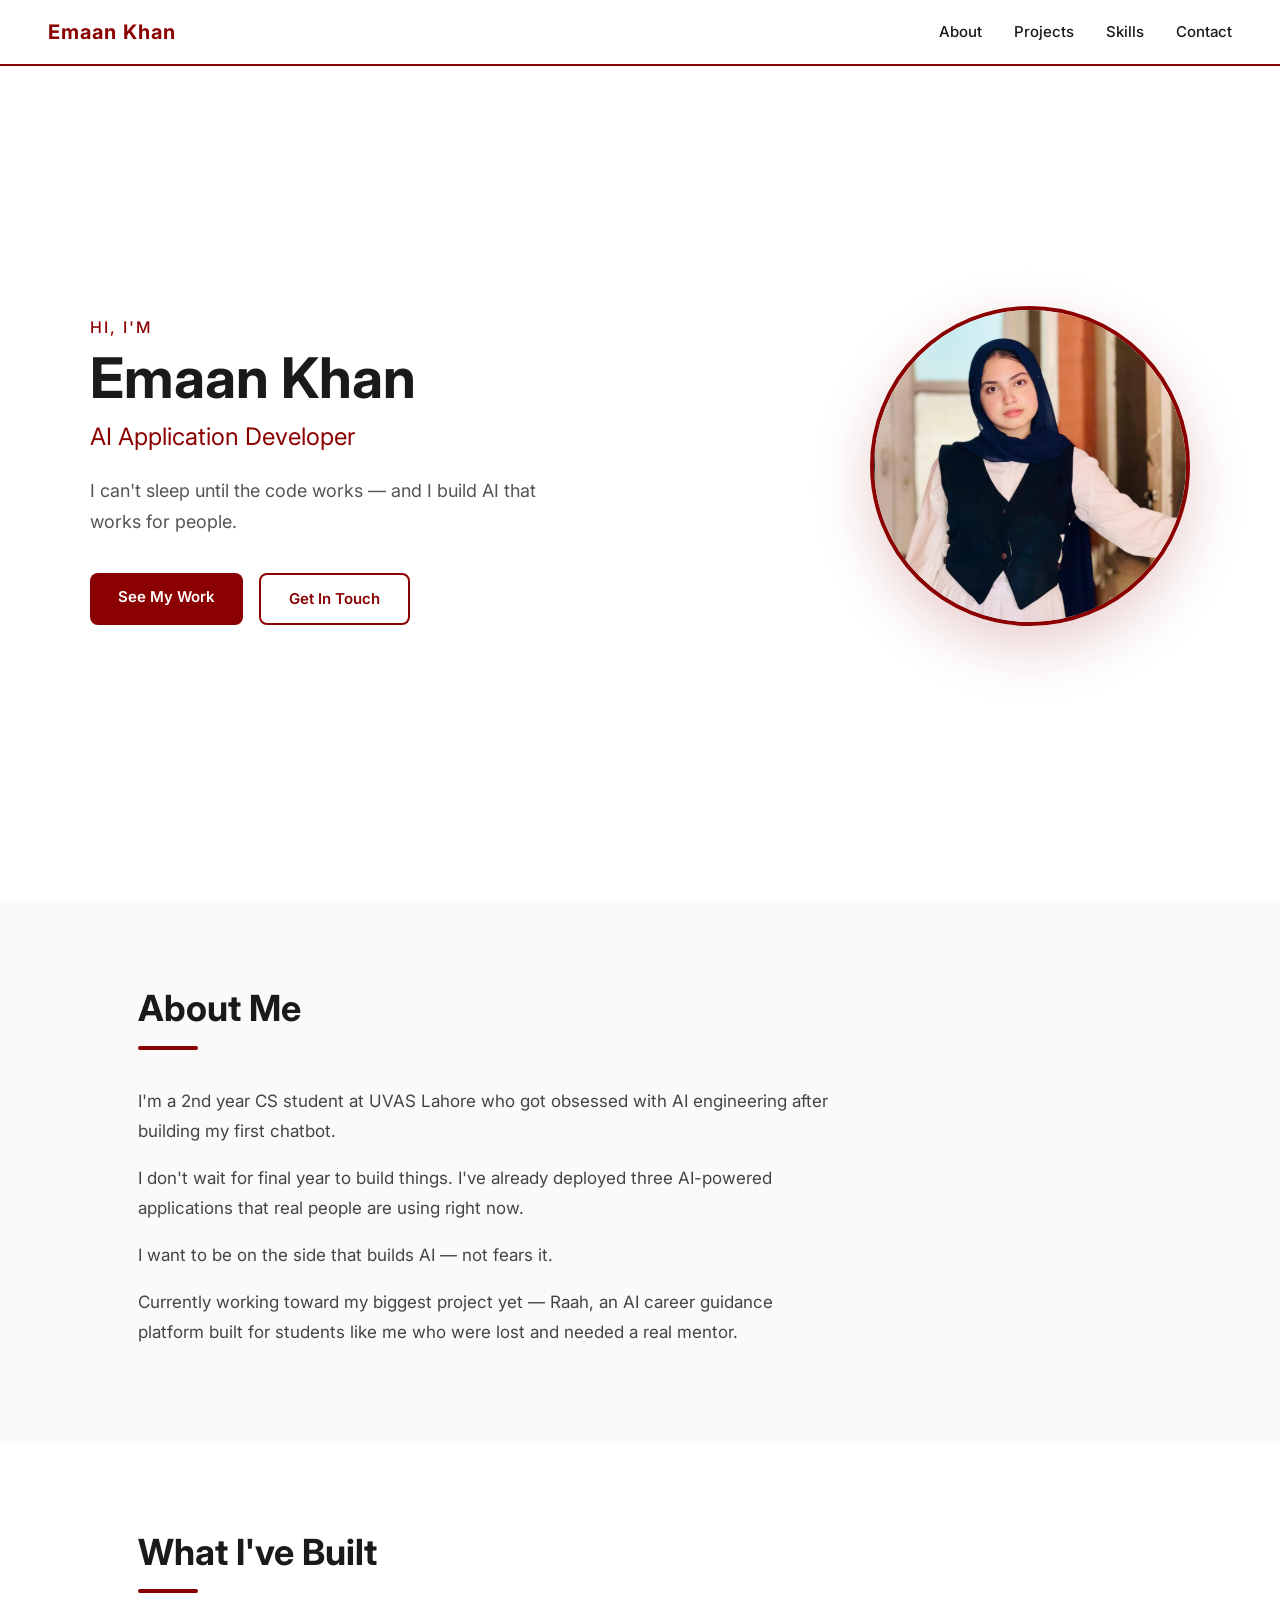
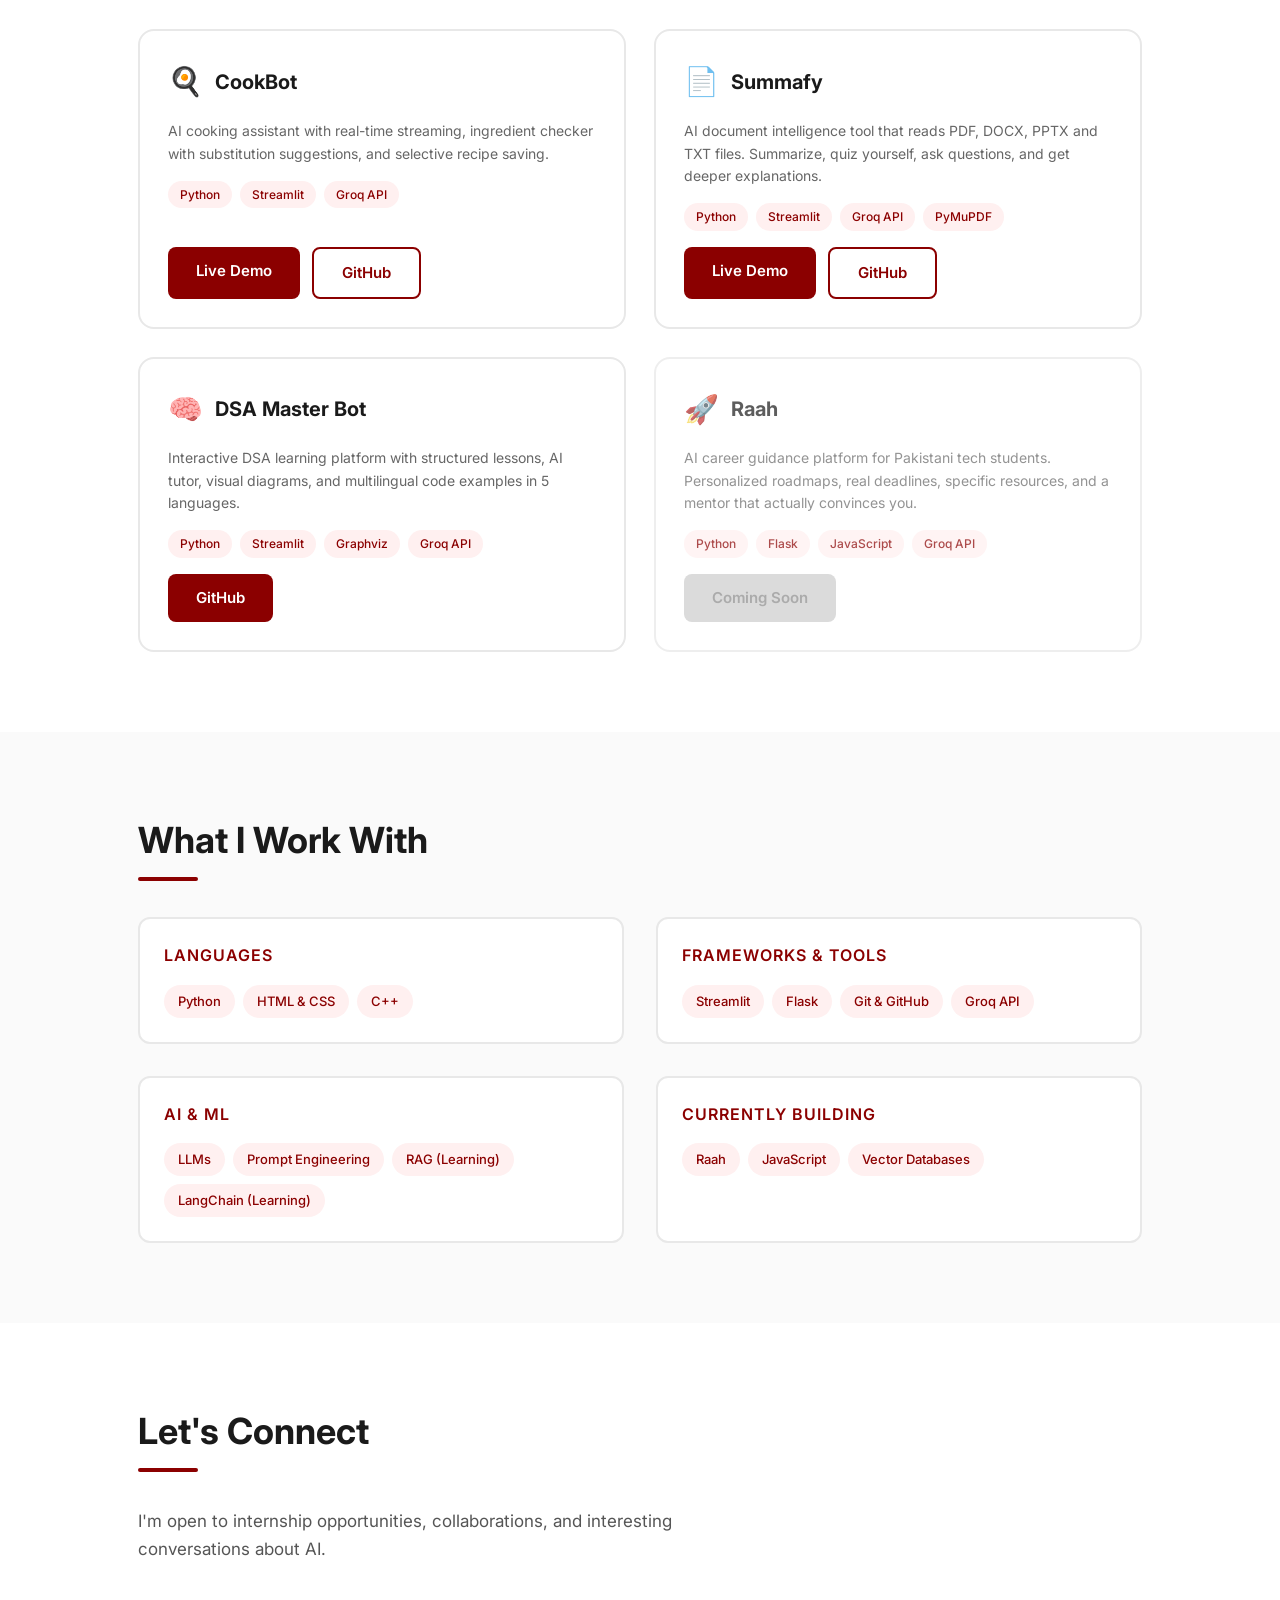
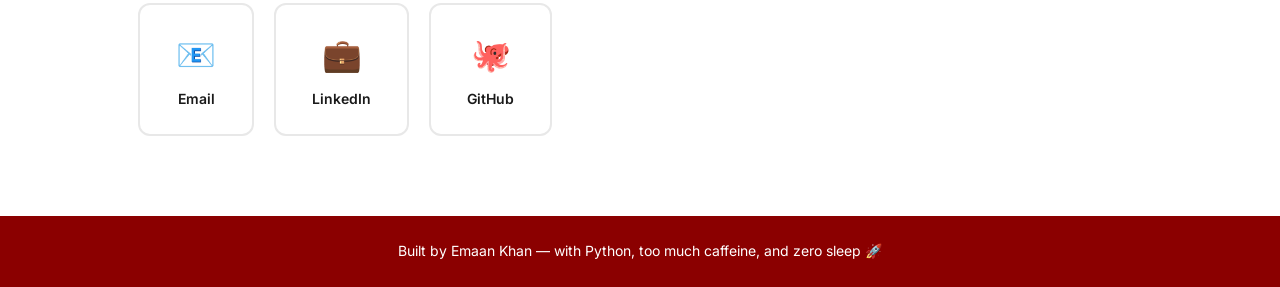
<file: index.html>
<!DOCTYPE html>
<html lang="en">
<head>
  <meta charset="UTF-8" />
  <meta name="viewport" content="width=device-width, initial-scale=1.0" />
  <title>Emaan Khan — AI Application Developer</title>
  <link rel="stylesheet" href="static/css/style.css">
  <link href="https://fonts.googleapis.com/css2?family=Inter:wght@300;400;500;600;700&display=swap" rel="stylesheet" />
</head>
<body>
  <!-- NAVIGATION -->
  <nav class="navbar">
    <div class="nav-logo">Emaan Khan</div>
    <div class="nav-links">
      <a href="#about">About</a>
      <a href="#projects">Projects</a>
      <a href="#skills">Skills</a>
      <a href="#contact">Contact</a>
    </div>
  </nav>

  <!-- HERO SECTION -->
  <section class="hero" id="home">
    <div class="hero-content">
      <div class="hero-text">
        <p class="hero-greeting">Hi, I'm</p>
        <h1 class="hero-name">Emaan Khan</h1>
        <h2 class="hero-title">AI Application Developer</h2>
        <p class="hero-tagline">I can't sleep until the code works — and I build AI that works for people.</p>
        <div class="hero-buttons">
          <a href="#projects" class="btn-primary">See My Work</a>
          <a href="#contact" class="btn-secondary">Get In Touch</a>
        </div>
      </div>
      <div class="hero-image">
        <img src="static/images/profile.jpg" alt="Emaan Khan">
      </div>
    </div>
  </section>

  <!-- ABOUT SECTION -->
  <section class="about" id="about">
    <div class="section-container">
      <h2 class="section-title">About Me</h2>
      <div class="about-content">
        <div class="about-text">
          <p>I'm a 2nd year CS student at UVAS Lahore who got obsessed with AI engineering after building my first chatbot.</p>
          <p>I don't wait for final year to build things. I've already deployed three AI-powered applications that real people are using right now.</p>
          <p>I want to be on the side that builds AI — not fears it.</p>
          <p>Currently working toward my biggest project yet — Raah, an AI career guidance platform built for students like me who were lost and needed a real mentor.</p>
        </div>
      </div>
    </div>
  </section>

  <!-- PROJECTS SECTION -->
  <section class="projects" id="projects">
    <div class="section-container">
      <h2 class="section-title">What I've Built</h2>

      <div class="projects-grid">
        <!-- Project 1 -->
        <div class="project-card">
          <div class="project-header">
            <span class="project-emoji">🍳</span>
            <h3 class="project-name">CookBot</h3>
          </div>
          <p class="project-desc">AI cooking assistant with real-time streaming, ingredient checker with substitution suggestions, and selective recipe saving.</p>
          <div class="project-tags">
            <span class="tag">Python</span>
            <span class="tag">Streamlit</span>
            <span class="tag">Groq API</span>
          </div>
          <div class="project-links">
            <a href="https://emaan-cookbot.streamlit.app" target="_blank" class="btn-primary">Live Demo</a>
            <a href="https://github.com/EmaanInk/CookBot_project" target="_blank" class="btn-secondary">GitHub</a>
          </div>
        </div>

        <!-- Project 2 -->
        <div class="project-card" >
          <div class="project-header">
            <span class="project-emoji">📄</span>
            <h3 class="project-name">Summafy</h3>
          </div>
          <p class="project-desc">AI document intelligence tool that reads PDF, DOCX, PPTX and TXT files. Summarize, quiz yourself, ask questions, and get deeper explanations.</p>
          <div class="project-tags">
            <span class="tag">Python</span>
            <span class="tag">Streamlit</span>
            <span class="tag">Groq API</span>
            <span class="tag">PyMuPDF</span>
          </div>
          <div class="project-links">
            <a href="https://summafy.streamlit.app" target="_blank" class="btn-primary">Live Demo</a>
            <a href="https://github.com/EmaanInk/Summafy" target="_blank" class="btn-secondary">GitHub</a>
          </div>
        </div>

        <!-- Project 3 -->
        <div class="project-card">
          <div class="project-header">
            <span class="project-emoji">🧠</span>
            <h3 class="project-name">DSA Master Bot</h3>
          </div>
          <p class="project-desc">Interactive DSA learning platform with structured lessons, AI tutor, visual diagrams, and multilingual code examples in 5 languages.</p>
          <div class="project-tags">
            <span class="tag">Python</span>
            <span class="tag">Streamlit</span>
            <span class="tag">Graphviz</span>
            <span class="tag">Groq API</span>
          </div>
          <div class="project-links">
            <a href="https://github.com/EmaanInk/DSA-Master-Bot" target="_blank" class="btn-primary">GitHub</a>
          </div>
        </div>

        <!-- Project 4 -->
        <div class="project-card coming-soon">
          <div class="project-header">
            <span class="project-emoji">🚀</span>
            <h3 class="project-name">Raah</h3>
          </div>
          <p class="project-desc">AI career guidance platform for Pakistani tech students. Personalized roadmaps, real deadlines, specific resources, and a mentor that actually convinces you.</p>
          <div class="project-tags">
            <span class="tag">Python</span>
            <span class="tag">Flask</span>
            <span class="tag">JavaScript</span>
            <span class="tag">Groq API</span>
          </div>
          <div class="project-links">
            <a href="#" class="btn-disabled">Coming Soon</a>
          </div>
        </div>
      </div>
    </div>
  </section>

  <!-- SKILLS SECTION -->
  <section class="skills" id="skills">
    <div class="section-container">
      <h2 class="section-title">What I Work With</h2>
      <div class="skills-grid">
        <div class="skill-category">
          <h3 class="category-title">Languages</h3>
          <div class="skill-tags">
            <span class="skill-tag">Python</span>
            <span class="skill-tag">HTML & CSS</span>
            <span class="skill-tag">C++</span>
          </div>
        </div>

        <div class="skill-category">
          <h3 class="category-title">Frameworks & Tools</h3>
          <div class="skill-tags">
            <span class="skill-tag">Streamlit</span>
            <span class="skill-tag">Flask</span>
            <span class="skill-tag">Git & GitHub</span>
            <span class="skill-tag">Groq API</span>
          </div>
        </div>

        <div class="skill-category">
          <h3 class="category-title">AI & ML</h3>
          <div class="skill-tags">
            <span class="skill-tag">LLMs</span>
            <span class="skill-tag">Prompt Engineering</span>
            <span class="skill-tag">RAG (Learning)</span>
            <span class="skill-tag">LangChain (Learning)</span>
          </div>
        </div>

        <div class="skill-category">
          <h3 class="category-title">Currently Building</h3>
          <div class="skill-tags">
            <span class="skill-tag">Raah</span>
            <span class="skill-tag">JavaScript</span>
            <span class="skill-tag">Vector Databases</span>
          </div>
        </div>
      </div>
    </div>
  </section>

  <!-- CONTACT SECTION -->
  <section class="contact" id="contact">
    <div class="section-container">
      <h2 class="section-title">Let's Connect</h2>
      <p class="contact-subtitle">I'm open to internship opportunities, collaborations, and interesting conversations about AI.</p>
      <div class="contact-links">
        <a href="mailto:emaankhanmail000@gmail.com" class="contact-card">
          <span class="contact-icon">📧</span>
          <span class="contact-label">Email</span>
        </a>
        <a href="https://linkedin.com/in/emaan-khan-476698407" target="_blank" class="contact-card">
          <span class="contact-icon">💼</span>
          <span class="contact-label">LinkedIn</span>
        </a>
        <a href="https://github.com/EmaanInk" target="_blank" class="contact-card">
          <span class="contact-icon">🐙</span>
          <span class="contact-label">GitHub</span>
        </a>
      </div>
    </div>
  </section>

  <!-- FOOTER -->
  <footer class="footer">
    <p>Built by Emaan Khan — with Python, too much caffeine, and zero sleep 🚀</p>
  </footer>
  <script src="static/js/main.js"></script>
  
</body>
</html>
</file>
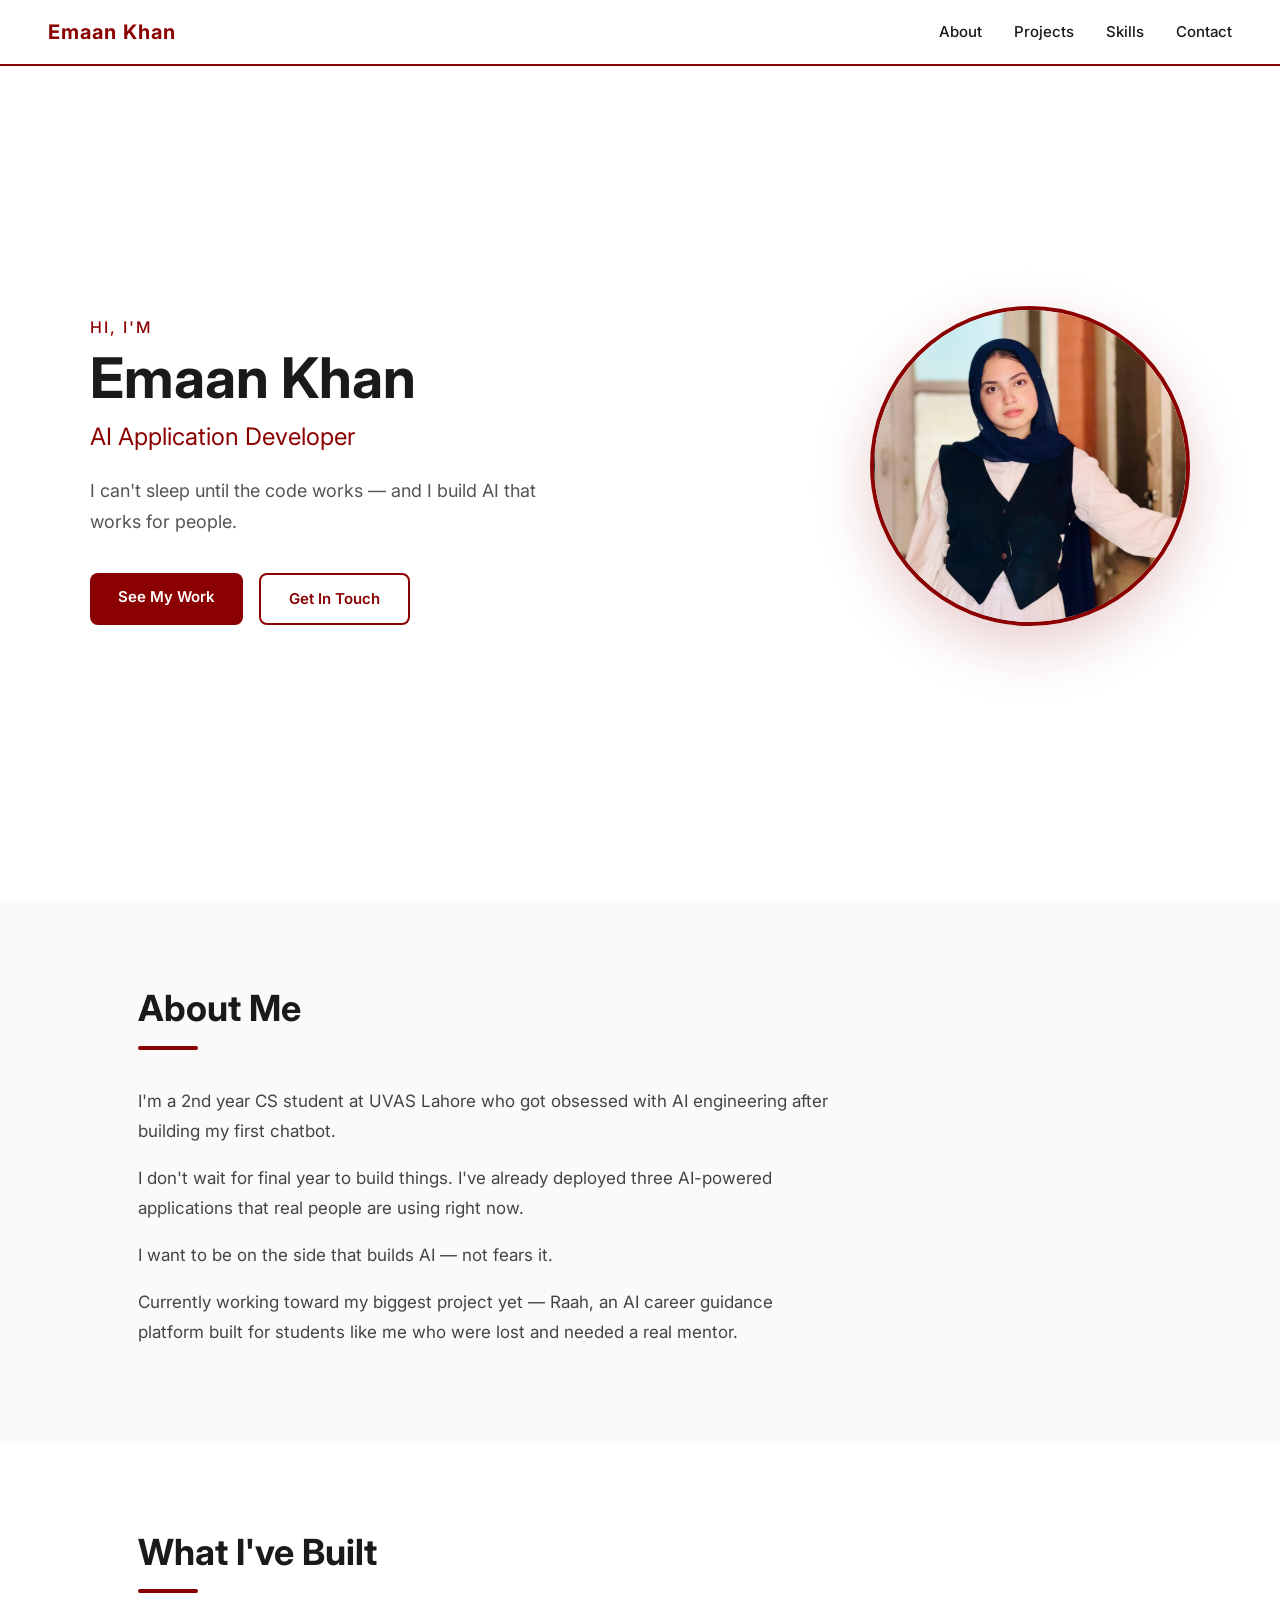
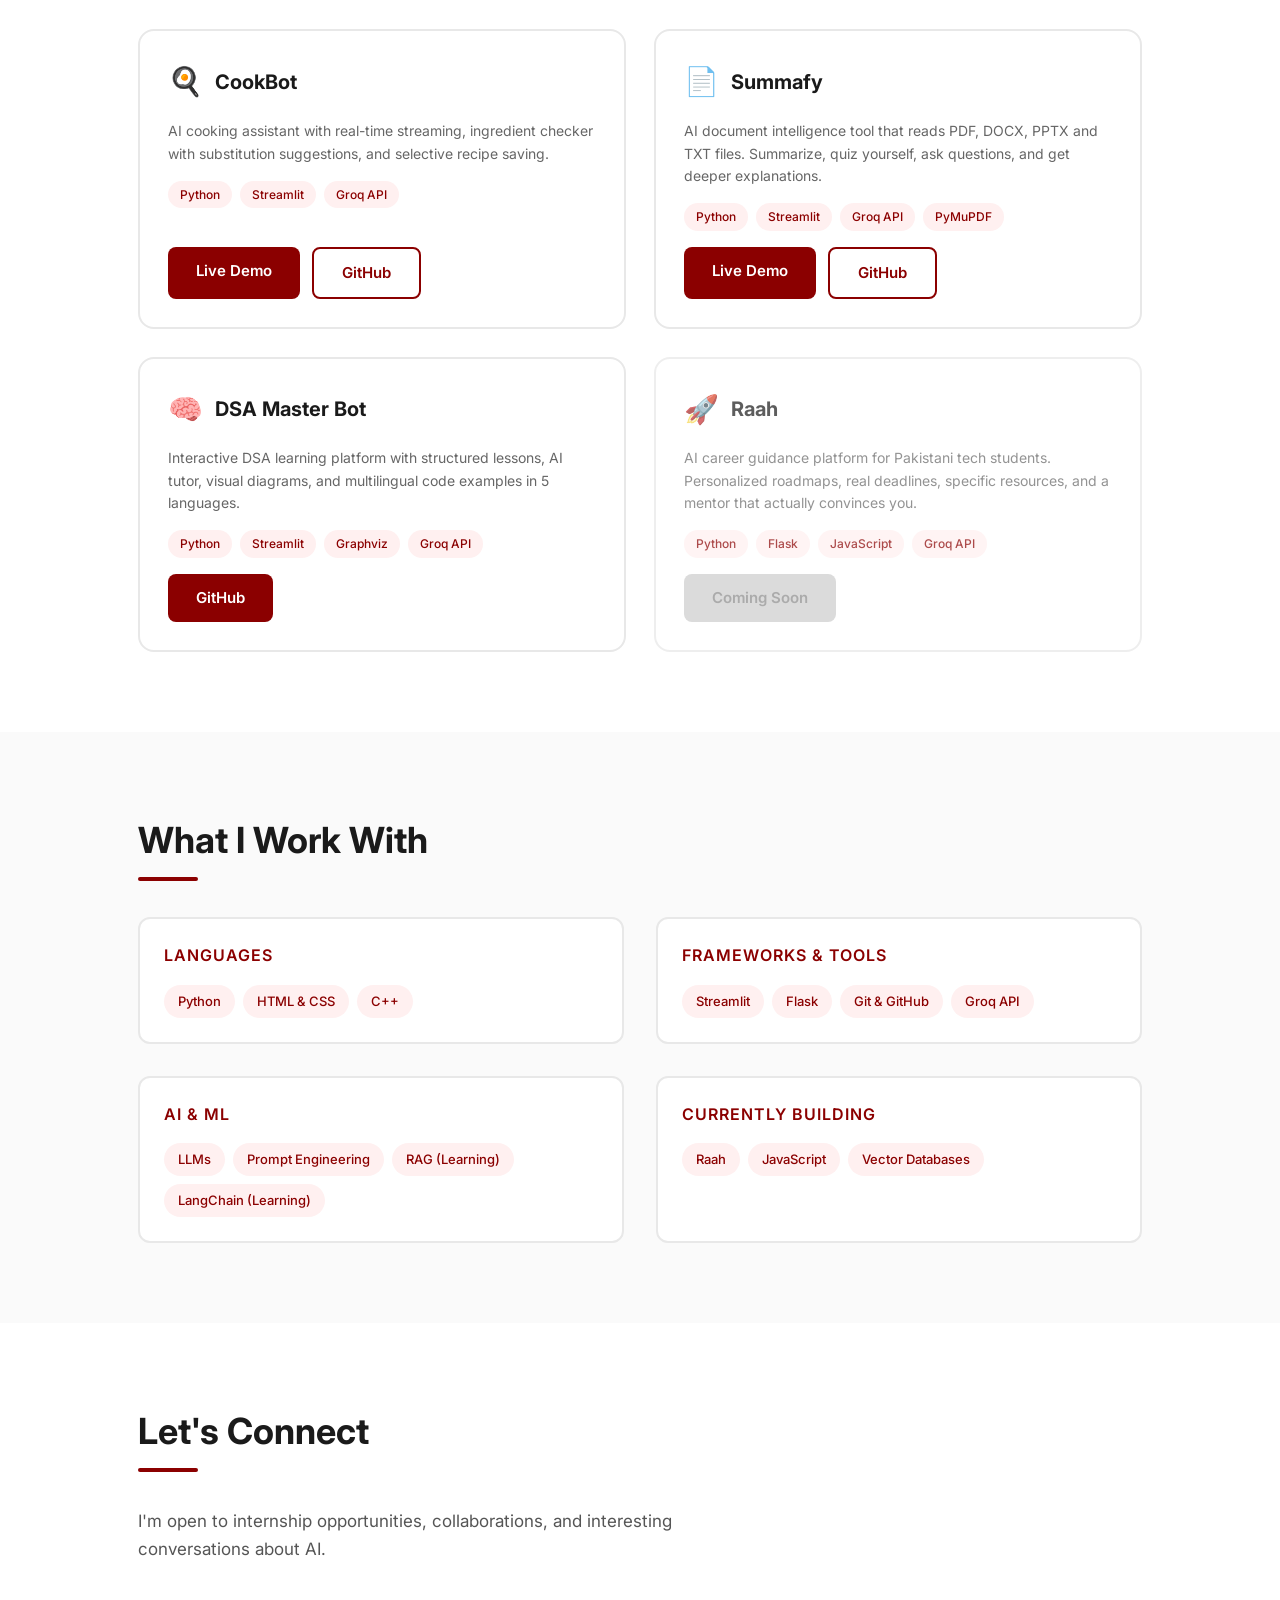
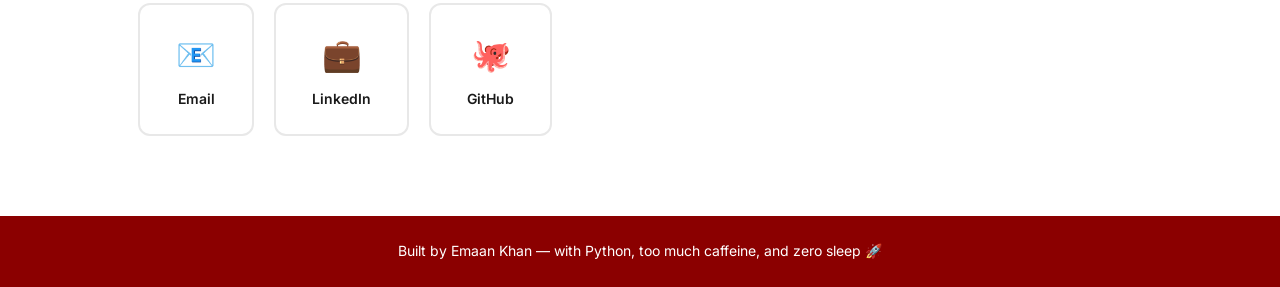
<file: templates/index.html>
<!DOCTYPE html>
<html lang="en">
<head>
  <meta charset="UTF-8" />
  <meta name="viewport" content="width=device-width, initial-scale=1.0" />
  <title>Emaan Khan — AI Application Developer</title>
  <link rel="stylesheet" href="/static/css/style.css" />
  <link href="https://fonts.googleapis.com/css2?family=Inter:wght@300;400;500;600;700&display=swap" rel="stylesheet" />
</head>
<body>
  <!-- NAVIGATION -->
  <nav class="navbar">
    <div class="nav-logo">Emaan Khan</div>
    <div class="nav-links">
      <a href="#about">About</a>
      <a href="#projects">Projects</a>
      <a href="#skills">Skills</a>
      <a href="#contact">Contact</a>
    </div>
  </nav>

  <!-- HERO SECTION -->
  <section class="hero" id="home">
    <div class="hero-content">
      <div class="hero-text">
        <p class="hero-greeting">Hi, I'm</p>
        <h1 class="hero-name">Emaan Khan</h1>
        <h2 class="hero-title">AI Application Developer</h2>
        <p class="hero-tagline">I can't sleep until the code works — and I build AI that works for people.</p>
        <div class="hero-buttons">
          <a href="#projects" class="btn-primary">See My Work</a>
          <a href="#contact" class="btn-secondary">Get In Touch</a>
        </div>
      </div>
      <div class="hero-image">
        <img src="/static/images/profile.jpg" alt="Emaan Khan" />
      </div>
    </div>
  </section>

  <!-- ABOUT SECTION -->
  <section class="about" id="about">
    <div class="section-container">
      <h2 class="section-title">About Me</h2>
      <div class="about-content">
        <div class="about-text">
          <p>I'm a 2nd year CS student at UVAS Lahore who got obsessed with AI engineering after building my first chatbot.</p>
          <p>I don't wait for final year to build things. I've already deployed three AI-powered applications that real people are using right now.</p>
          <p>I want to be on the side that builds AI — not fears it.</p>
          <p>Currently working toward my biggest project yet — Raah, an AI career guidance platform built for students like me who were lost and needed a real mentor.</p>
        </div>
      </div>
    </div>
  </section>

  <!-- PROJECTS SECTION -->
  <section class="projects" id="projects">
    <div class="section-container">
      <h2 class="section-title">What I've Built</h2>

      <div class="projects-grid">
        <!-- Project 1 -->
        <div class="project-card">
          <div class="project-header">
            <span class="project-emoji">🍳</span>
            <h3 class="project-name">CookBot</h3>
          </div>
          <p class="project-desc">AI cooking assistant with real-time streaming, ingredient checker with substitution suggestions, and selective recipe saving.</p>
          <div class="project-tags">
            <span class="tag">Python</span>
            <span class="tag">Streamlit</span>
            <span class="tag">Groq API</span>
          </div>
          <div class="project-links">
            <a href="https://emaan-cookbot.streamlit.app" target="_blank" class="btn-primary">Live Demo</a>
            <a href="https://github.com/EmaanInk/CookBot_project" target="_blank" class="btn-secondary">GitHub</a>
          </div>
        </div>

        <!-- Project 2 -->
        <div class="project-card" >
          <div class="project-header">
            <span class="project-emoji">📄</span>
            <h3 class="project-name">Summafy</h3>
          </div>
          <p class="project-desc">AI document intelligence tool that reads PDF, DOCX, PPTX and TXT files. Summarize, quiz yourself, ask questions, and get deeper explanations.</p>
          <div class="project-tags">
            <span class="tag">Python</span>
            <span class="tag">Streamlit</span>
            <span class="tag">Groq API</span>
            <span class="tag">PyMuPDF</span>
          </div>
          <div class="project-links">
            <a href="https://summafy.streamlit.app" target="_blank" class="btn-primary">Live Demo</a>
            <a href="https://github.com/EmaanInk/Summafy" target="_blank" class="btn-secondary">GitHub</a>
          </div>
        </div>

        <!-- Project 3 -->
        <div class="project-card">
          <div class="project-header">
            <span class="project-emoji">🧠</span>
            <h3 class="project-name">DSA Master Bot</h3>
          </div>
          <p class="project-desc">Interactive DSA learning platform with structured lessons, AI tutor, visual diagrams, and multilingual code examples in 5 languages.</p>
          <div class="project-tags">
            <span class="tag">Python</span>
            <span class="tag">Streamlit</span>
            <span class="tag">Graphviz</span>
            <span class="tag">Groq API</span>
          </div>
          <div class="project-links">
            <a href="https://github.com/EmaanInk/DSA-Master-Bot" target="_blank" class="btn-primary">GitHub</a>
          </div>
        </div>

        <!-- Project 4 -->
        <div class="project-card coming-soon">
          <div class="project-header">
            <span class="project-emoji">🚀</span>
            <h3 class="project-name">Raah</h3>
          </div>
          <p class="project-desc">AI career guidance platform for Pakistani tech students. Personalized roadmaps, real deadlines, specific resources, and a mentor that actually convinces you.</p>
          <div class="project-tags">
            <span class="tag">Python</span>
            <span class="tag">Flask</span>
            <span class="tag">JavaScript</span>
            <span class="tag">Groq API</span>
          </div>
          <div class="project-links">
            <a href="#" class="btn-disabled">Coming Soon</a>
          </div>
        </div>
      </div>
    </div>
  </section>

  <!-- SKILLS SECTION -->
  <section class="skills" id="skills">
    <div class="section-container">
      <h2 class="section-title">What I Work With</h2>
      <div class="skills-grid">
        <div class="skill-category">
          <h3 class="category-title">Languages</h3>
          <div class="skill-tags">
            <span class="skill-tag">Python</span>
            <span class="skill-tag">HTML & CSS</span>
            <span class="skill-tag">C++</span>
          </div>
        </div>

        <div class="skill-category">
          <h3 class="category-title">Frameworks & Tools</h3>
          <div class="skill-tags">
            <span class="skill-tag">Streamlit</span>
            <span class="skill-tag">Flask</span>
            <span class="skill-tag">Git & GitHub</span>
            <span class="skill-tag">Groq API</span>
          </div>
        </div>

        <div class="skill-category">
          <h3 class="category-title">AI & ML</h3>
          <div class="skill-tags">
            <span class="skill-tag">LLMs</span>
            <span class="skill-tag">Prompt Engineering</span>
            <span class="skill-tag">RAG (Learning)</span>
            <span class="skill-tag">LangChain (Learning)</span>
          </div>
        </div>

        <div class="skill-category">
          <h3 class="category-title">Currently Building</h3>
          <div class="skill-tags">
            <span class="skill-tag">Raah</span>
            <span class="skill-tag">JavaScript</span>
            <span class="skill-tag">Vector Databases</span>
          </div>
        </div>
      </div>
    </div>
  </section>

  <!-- CONTACT SECTION -->
  <section class="contact" id="contact">
    <div class="section-container">
      <h2 class="section-title">Let's Connect</h2>
      <p class="contact-subtitle">I'm open to internship opportunities, collaborations, and interesting conversations about AI.</p>
      <div class="contact-links">
        <a href="mailto:emaankhanmail000@gmail.com" class="contact-card">
          <span class="contact-icon">📧</span>
          <span class="contact-label">Email</span>
        </a>
        <a href="https://linkedin.com/in/emaan-khan-476698407" target="_blank" class="contact-card">
          <span class="contact-icon">💼</span>
          <span class="contact-label">LinkedIn</span>
        </a>
        <a href="https://github.com/EmaanInk" target="_blank" class="contact-card">
          <span class="contact-icon">🐙</span>
          <span class="contact-label">GitHub</span>
        </a>
      </div>
    </div>
  </section>

  <!-- FOOTER -->
  <footer class="footer">
    <p>Built by Emaan Khan — with Python, too much caffeine, and zero sleep 🚀</p>
  </footer>

  <script src="/static/js/main.js"></script>
</body>
</html>
</file>
<file: static/css/style.css>
/* Reset default browser spacing and sizing behavior */
* {
  margin: 0; /* Remove default outside spacing */
  padding: 0; /* Remove default inside spacing */
  box-sizing: border-box; /* Include border + padding inside width/height */
}

/* Base body style for whole page */
body {
  font-family: "Inter", sans-serif; /* Main font */
  background-color: #ffffff; /* White page background */
  color: #1a1a1a; /* Default dark text color */
  line-height: 1.6; /* Comfortable line spacing */
}

/* Enable smooth anchor scrolling globally */
html {
  scroll-behavior: smooth; /* Smooth movement when jumping to #sections */
}

/* Navbar container */
.navbar {
  position: fixed; /* Keep navbar always visible at top */
  top: 0; /* Stick to top edge */
  width: 100%; /* Full-width navbar */
  background-color: #ffffff; /* White navbar background */
  border-bottom: 2px solid #8b0000; /* Dark red bottom border */
  padding: 16px 48px; /* Top/bottom and left/right spacing */
  display: flex; /* Flex layout */
  justify-content: space-between; /* Logo left, links right */
  align-items: center; /* Vertically center items */
  z-index: 1000; /* Keep navbar above other content */
}

/* Logo text in navbar */
.nav-logo {
  font-size: 20px; /* Logo text size */
  font-weight: 700; /* Bold logo */
  color: #8b0000; /* Brand red */
  letter-spacing: 1px; /* Slight letter spacing */
}

/* Wrapper for nav links */
.nav-links {
  display: flex; /* Horizontal links */
  gap: 32px; /* Space between links */
}

/* Default nav link style */
.nav-links a {
  text-decoration: none; /* Remove underline */
  color: #1a1a1a; /* Dark text */
  font-weight: 500; /* Medium font weight */
  font-size: 15px; /* Link text size */
  transition: color 0.2s ease; /* Smooth color transition */
}

/* Hover style for nav links */
.nav-links a:hover {
  color: #8b0000; /* Turn red on hover */
}

/* Active nav link (current section) */
.nav-links a.active {
  color: #8b0000; /* Red active color */
  font-weight: 700; /* Bolder for active link */
  position: relative; /* Needed for underline pseudo-element */
}

/* Small underline under active nav link */
.nav-links a.active::after {
  content: ""; /* Required to show pseudo-element */
  position: absolute; /* Position relative to link */
  left: 0; /* Start from left edge */
  bottom: -6px; /* Place below text */
  width: 100%; /* Full link width */
  height: 2px; /* Underline thickness */
  background-color: #8b0000; /* Underline color */
}

/* Navbar style after scrolling */
.navbar.navbar-scrolled {
  box-shadow: 0 8px 24px rgba(0, 0, 0, 0.08); /* Soft shadow */
  background-color: rgba(255, 255, 255, 0.95); /* Slightly transparent white */
  backdrop-filter: blur(6px); /* Blur content behind navbar */
}

/* Hero section */
.hero {
  min-height: 100vh; /* Full viewport height */
  display: flex; /* Flex layout for alignment */
  align-items: center; /* Vertical center */
  padding: 100px 48px 60px; /* Top accounts for fixed navbar */
  background-color: #ffffff; /* White background */
}

/* Hero content wrapper */
.hero-content {
  max-width: 1100px; /* Max content width */
  margin: 0 auto; /* Center horizontally */
  display: flex; /* Side-by-side text and image */
  align-items: center; /* Align vertical center */
  justify-content: space-between; /* Space between text and image */
  gap: 60px; /* Gap between columns */
  width: 100%; /* Full available width */
}

/* Hero text column */
.hero-text {
  flex: 1; /* Take remaining space */
}

/* Greeting text */
.hero-greeting {
  font-size: 16px; /* Small intro text */
  color: #8b0000; /* Brand red */
  font-weight: 500; /* Medium weight */
  letter-spacing: 2px; /* Spaced letters */
  text-transform: uppercase; /* Uppercase style */
  margin-bottom: 8px; /* Space below */
}

/* Main name heading */
.hero-name {
  font-size: 56px; /* Big heading */
  font-weight: 700; /* Bold */
  color: #1a1a1a; /* Dark text */
  line-height: 1.1; /* Tight heading line height */
  margin-bottom: 8px; /* Space below */
}

/* Role/title line */
.hero-title {
  font-size: 24px; /* Medium heading */
  font-weight: 400; /* Normal weight */
  color: #8b0000; /* Brand red */
  margin-bottom: 20px; /* Space below */
}

/* Typing cursor effect completion class */
.hero-title.typing-done::after {
  content: " |"; /* Cursor character */
  animation: blink 0.8s infinite; /* Blinking cursor animation */
}

/* Blinking cursor animation */
@keyframes blink {
  50% {
    opacity: 0; /* Hide midway for blink */
  }
}

/* Hero description */
.hero-tagline {
  font-size: 18px; /* Body size */
  color: #555555; /* Muted gray text */
  max-width: 500px; /* Limit line length */
  line-height: 1.7; /* Readable spacing */
  margin-bottom: 36px; /* Space below */
}

/* Wrapper for hero buttons */
.hero-buttons {
  display: flex; /* Horizontal buttons */
  gap: 16px; /* Space between buttons */
}

/* Hero image wrapper */
.hero-image {
  flex-shrink: 0; /* Prevent image shrinking */
}

/* Hero profile image */
.hero-image img {
  width: 320px; /* Fixed width */
  height: 320px; /* Fixed height */
  border-radius: 50%; /* Circle image */
  object-fit: cover; /* Crop to fill circle */
  border: 4px solid #8b0000; /* Red border ring */
  box-shadow: 0 20px 60px rgba(139, 0, 0, 0.2); /* Soft red shadow */
}

/* Primary button style */
.btn-primary {
  background-color: #8b0000; /* Solid red background */
  color: white; /* White text */
  padding: 12px 28px; /* Button spacing */
  border-radius: 8px; /* Rounded corners */
  text-decoration: none; /* No underline */
  font-weight: 600; /* Semi-bold */
  font-size: 15px; /* Text size */
  transition: all 0.2s ease; /* Smooth hover animation */
  display: inline-block; /* Respect padding/margins cleanly */
}

/* Primary button hover */
.btn-primary:hover {
  background-color: #a50000; /* Slightly lighter red */
  transform: translateY(-2px); /* Lift effect */
  box-shadow: 0 8px 20px rgba(139, 0, 0, 0.3); /* Stronger shadow */
}

/* Secondary button style */
.btn-secondary {
  background-color: transparent; /* Transparent background */
  color: #8b0000; /* Red text */
  padding: 12px 28px; /* Button spacing */
  border-radius: 8px; /* Rounded corners */
  text-decoration: none; /* No underline */
  font-weight: 600; /* Semi-bold */
  font-size: 15px; /* Text size */
  border: 2px solid #8b0000; /* Red border */
  transition: all 0.2s ease; /* Smooth hover */
  display: inline-block; /* Proper box behavior */
}

/* Secondary button hover */
.btn-secondary:hover {
  background-color: #8b0000; /* Fill with red */
  color: white; /* White text on hover */
  transform: translateY(-2px); /* Lift effect */
}

/* Disabled button style */
.btn-disabled {
  background-color: #cccccc; /* Gray background */
  color: #888888; /* Gray text */
  padding: 12px 28px; /* Button spacing */
  border-radius: 8px; /* Rounded corners */
  text-decoration: none; /* No underline */
  font-weight: 600; /* Semi-bold */
  font-size: 15px; /* Text size */
  display: inline-block; /* Keep button shape */
  cursor: not-allowed; /* Disabled cursor */
}

/* Shared container for sections */
.section-container {
  max-width: 1100px; /* Max width */
  margin: 0 auto; /* Center container */
  padding: 80px 48px; /* Vertical + horizontal spacing */
}

/* Section heading */
.section-title {
  font-size: 36px; /* Big heading */
  font-weight: 700; /* Bold */
  color: #1a1a1a; /* Dark text */
  margin-bottom: 48px; /* Space below */
  position: relative; /* Needed for decorative line */
}

/* Decorative red line under section title */
.section-title::after {
  content: ""; /* Required pseudo-element */
  position: absolute; /* Position under title */
  bottom: -12px; /* Move below title text */
  left: 0; /* Align to left */
  width: 60px; /* Line width */
  height: 4px; /* Line thickness */
  background-color: #8b0000; /* Red line */
  border-radius: 2px; /* Rounded ends */
}

/* About section background */
.about {
  background-color: #fafafa; /* Light gray section background */
}

/* About paragraph text */
.about-text p {
  font-size: 17px; /* Readable body size */
  color: #444444; /* Muted dark gray */
  line-height: 1.8; /* Comfortable paragraph spacing */
  margin-bottom: 16px; /* Space between paragraphs */
  max-width: 700px; /* Limit text width */
}

/* Projects section background */
.projects {
  background-color: #ffffff; /* White section */
}

/* Projects grid layout */
.projects-grid {
  display: grid; /* Grid layout */
  grid-template-columns: repeat(2, 1fr); /* 2 equal columns */
  gap: 28px; /* Space between cards */
}

/* Individual project card */
.project-card {
  background-color: #ffffff; /* White card */
  border: 2px solid #e8e8e8; /* Light border */
  border-radius: 16px; /* Rounded corners */
  padding: 28px; /* Inner spacing */
  transition: all 0.3s ease; /* Smooth hover */
  display: flex; /* Flex layout */
  flex-direction: column; /* Vertical content flow */
  gap: 16px; /* Space between inner parts */
}

/* Hover effect for project card */
.project-card:hover {
  border-color: #8b0000; /* Red border on hover */
  transform: translateY(-4px); /* Lift effect */
  box-shadow: 0 12px 40px rgba(139, 0, 0, 0.15); /* Soft shadow */
}

/* Coming soon card slightly faded */
.coming-soon {
  opacity: 0.7; /* Visual indicator: not fully active */
}

/* Project card top row */
.project-header {
  display: flex; /* Horizontal alignment */
  align-items: center; /* Vertical alignment */
  gap: 12px; /* Space between emoji and title */
}

/* Project emoji icon */
.project-emoji {
  font-size: 28px; /* Emoji size */
}

/* Project name */
.project-name {
  font-size: 20px; /* Heading size */
  font-weight: 700; /* Bold */
  color: #1a1a1a; /* Dark text */
}

/* Project description */
.project-desc {
  font-size: 14px; /* Body size */
  color: #666666; /* Muted text */
  line-height: 1.6; /* Readable spacing */
}

/* Wrapper for technology tags */
.project-tags {
  display: flex; /* Horizontal tags */
  flex-wrap: wrap; /* Move to next line if needed */
  gap: 8px; /* Space between tags */
}

/* Single technology tag */
.tag {
  background-color: #fff0f0; /* Very light red background */
  color: #8b0000; /* Red text */
  padding: 4px 12px; /* Tag spacing */
  border-radius: 20px; /* Pill shape */
  font-size: 12px; /* Small text */
  font-weight: 500; /* Medium weight */
}

/* Project links row */
.project-links {
  display: flex; /* Horizontal buttons */
  gap: 12px; /* Space between buttons */
  margin-top: auto; /* Push links to card bottom */
}

/* Skills section background */
.skills {
  background-color: #fafafa; /* Light gray section */
}

/* Skills grid layout */
.skills-grid {
  display: grid; /* Grid layout */
  grid-template-columns: repeat(2, 1fr); /* 2 columns */
  gap: 32px; /* Space between cards */
}

/* Skill category card */
.skill-category {
  background-color: #ffffff; /* White card */
  border: 2px solid #e8e8e8; /* Light border */
  border-radius: 12px; /* Rounded corners */
  padding: 24px; /* Inner spacing */
}

/* Skill category heading */
.category-title {
  font-size: 16px; /* Heading size */
  font-weight: 600; /* Semi-bold */
  color: #8b0000; /* Red text */
  margin-bottom: 16px; /* Space below heading */
  text-transform: uppercase; /* Uppercase text */
  letter-spacing: 1px; /* Spaced letters */
}

/* Skill tags wrapper */
.skill-tags {
  display: flex; /* Horizontal tags */
  flex-wrap: wrap; /* Wrap to new lines */
  gap: 8px; /* Space between tags */
}

/* Single skill tag */
.skill-tag {
  background-color: #fff0f0; /* Light red background */
  color: #8b0000; /* Red text */
  padding: 6px 14px; /* Tag spacing */
  border-radius: 20px; /* Pill shape */
  font-size: 13px; /* Text size */
  font-weight: 500; /* Medium weight */
}

/* Contact section background */
.contact {
  background-color: #ffffff; /* White section */
}

/* Contact intro text */
.contact-subtitle {
  font-size: 17px; /* Body size */
  color: #555555; /* Muted gray */
  margin-bottom: 40px; /* Space below */
  max-width: 600px; /* Limit width */
}

/* Contact cards row */
.contact-links {
  display: flex; /* Horizontal layout */
  gap: 20px; /* Space between cards */
}

/* Contact card style */
.contact-card {
  display: flex; /* Flex layout */
  flex-direction: column; /* Vertical stack */
  align-items: center; /* Center items */
  gap: 8px; /* Space between icon and label */
  background-color: #ffffff; /* White background */
  border: 2px solid #e8e8e8; /* Light border */
  border-radius: 12px; /* Rounded corners */
  padding: 24px 36px; /* Inner spacing */
  text-decoration: none; /* Remove underline */
  transition: all 0.2s ease; /* Smooth hover */
}

/* Contact card hover */
.contact-card:hover {
  border-color: #8b0000; /* Red border */
  transform: translateY(-4px); /* Lift up */
  box-shadow: 0 8px 24px rgba(139, 0, 0, 0.15); /* Soft shadow */
}

/* Contact icon size */
.contact-icon {
  font-size: 32px; /* Icon size */
}

/* Contact label text */
.contact-label {
  font-size: 14px; /* Label size */
  font-weight: 600; /* Semi-bold */
  color: #1a1a1a; /* Dark text */
}

/* Footer style */
.footer {
  background-color: #8b0000; /* Red background */
  color: white; /* White text */
  text-align: center; /* Centered content */
  padding: 24px; /* Inner spacing */
  font-size: 14px; /* Text size */
}
</file>
